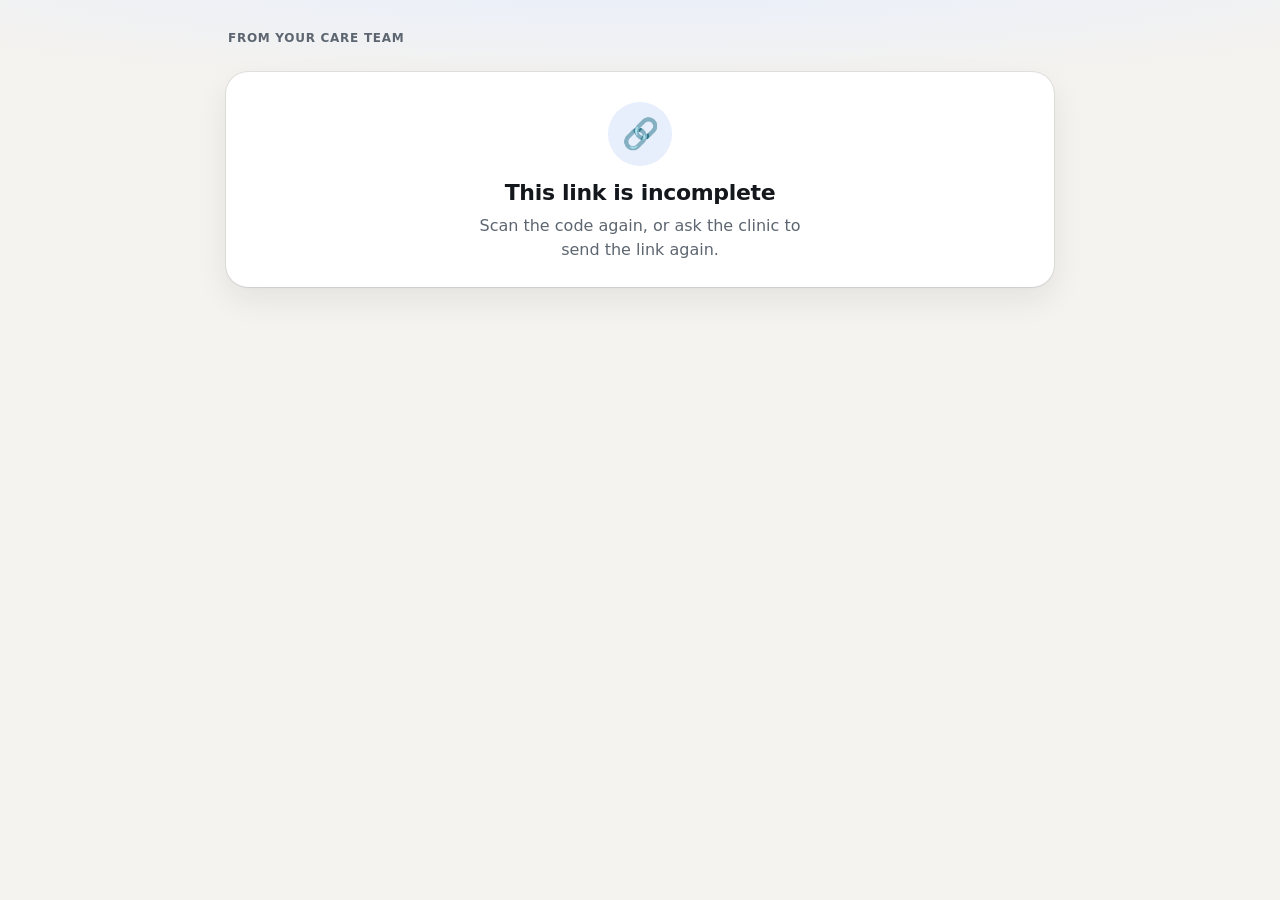
<file: index.html>
<!doctype html>
<!-- viewer/index.html — the family's page for a ▦ QR for parent (2026-10-16 sharecap Round 2), and since
     2026-10-22 (resqr) the Patient and Family Resource Page (a link ending #R1.<codes> — resources-page.js).
     Static, hosted apart from the app (viewer/README.md). It loads two scripts of its own and nothing
     else: no font, no analytics, no third party. The link's #fragment holds the handout's id and its
     key; a browser never sends a fragment, and this page sends only the id (and a code, when asked)
     to the clinic's database — what comes back is ciphertext this page decrypts on the phone. -->
<html lang="en">
<head>
  <meta charset="utf-8">
  <meta name="viewport" content="width=device-width, initial-scale=1, viewport-fit=cover">
  <meta name="referrer" content="no-referrer">
  <meta name="robots" content="noindex, nofollow, noarchive">
  <meta name="color-scheme" content="light dark">
  <meta name="format-detection" content="telephone=no">
  <!-- The handout's own styles are inline (a growth card is HTML + SVG), and its iframe (srcdoc) takes
       this page's policy — hence style-src 'unsafe-inline'. No script runs in it: the frame is
       sandboxed without allow-scripts, and script-src admits this folder's two files only. -->
  <meta http-equiv="Content-Security-Policy" content="default-src 'none'; script-src 'self'; style-src 'self' 'unsafe-inline'; img-src 'self' data: blob:; connect-src https://*.supabase.co http://127.0.0.1:* http://localhost:*; frame-src 'self' blob: data:; base-uri 'none'; form-action 'none'; object-src 'none'">
  <link rel="icon" href="data:,">
  <title>Anota</title>
  <link rel="stylesheet" href="viewer.css">
  <script src="config.js" defer></script>
  <!-- 2026-10-22 (resqr) — the Patient and Family Resource Page (#R1.<codes>): the catalogue (a copy of
       utility/shared/resource-catalogue.js) and its page; neither fetches anything but this site's files. -->
  <script src="resource-catalogue.js" defer></script>
  <script src="resources-page.js" defer></script>
  <script src="viewer.js" defer></script>
</head>
<body>
  <main id="hv" class="hv" aria-live="polite">
    <!-- 2026-10-22 (qrshare) — the resource page's look: one kicker, then the state below it -->
    <header class="hv-top">
      <span class="hv-what" id="hv-what"></span>
    </header>

    <!-- one state at a time: opening · code · locked · gone · broken · offline · shown -->
    <section class="hv-card hv-msg" id="hv-msg" hidden>
      <div class="hv-ico" id="hv-msg-ico" aria-hidden="true"></div>
      <h1 class="hv-h" id="hv-msg-h"></h1>
      <p class="hv-p" id="hv-msg-p"></p>
      <button class="hv-btn is-primary" id="hv-retry" type="button" hidden></button>
    </section>

    <section class="hv-card hv-code" id="hv-code" hidden>
      <div class="hv-ico" aria-hidden="true">🔒</div>
      <h1 class="hv-h" id="hv-code-h"></h1>
      <p class="hv-p" id="hv-code-p"></p>
      <div class="hv-code-row">
        <input id="hv-code-in" class="hv-code-in" type="text" inputmode="numeric" pattern="[0-9]*" maxlength="4" autocomplete="one-time-code" spellcheck="false">
        <button class="hv-btn is-primary" id="hv-code-go" type="button"></button>
      </div>
      <p class="hv-p hv-warn" id="hv-code-err" hidden></p>
    </section>

    <section class="hv-shown" id="hv-shown" hidden>
      <!-- 2026-10-22 (qrshare) — the hero: the document's name large, until when it opens, then the actions as pills -->
      <header class="hv-hero">
        <h1 class="hv-title" id="hv-title"></h1>
        <p class="hv-lede"><span class="hv-until" id="hv-until"></span> <span class="hv-keep" id="hv-keep"></span></p>
        <div class="hv-acts">
          <button class="hv-btn is-primary" id="hv-save" type="button" hidden></button>
          <button class="hv-btn" id="hv-share" type="button" hidden></button>
          <button class="hv-btn" id="hv-print" type="button" hidden></button>
        </div>
      </header>
      <div class="hv-doc-wrap">
        <iframe id="hv-doc" class="hv-doc" title="" sandbox="allow-same-origin allow-modals" referrerpolicy="no-referrer"></iframe>
      </div>
      <p class="hv-foot" id="hv-foot"></p>
    </section>
  </main>
  <!-- 2026-10-22 (resqr) — the resource route draws here; the handout states above stay hidden -->
  <main id="rp" class="rp" hidden></main>
  <noscript><p class="hv-p" style="padding:24px">This page needs JavaScript to open the document. · Cette page a besoin de JavaScript pour ouvrir le document.</p></noscript>
</body>
</html>
</file>
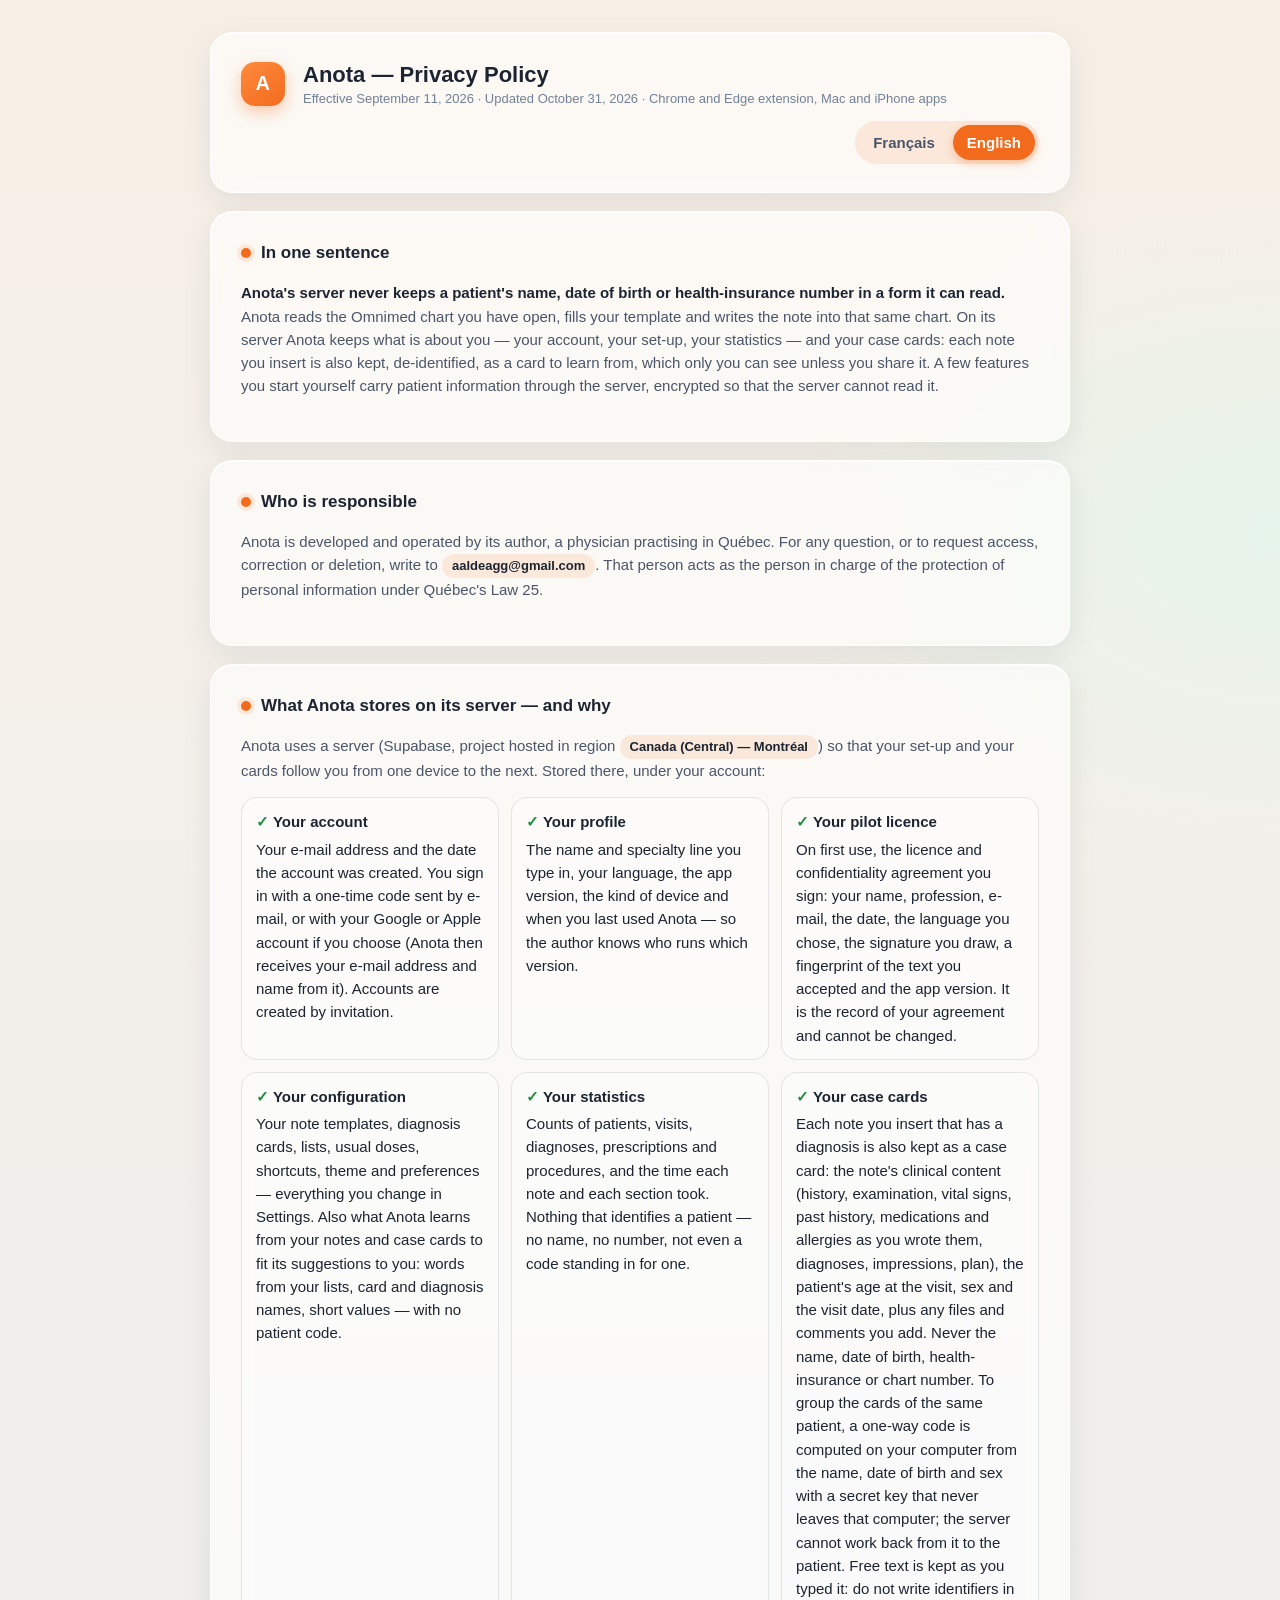
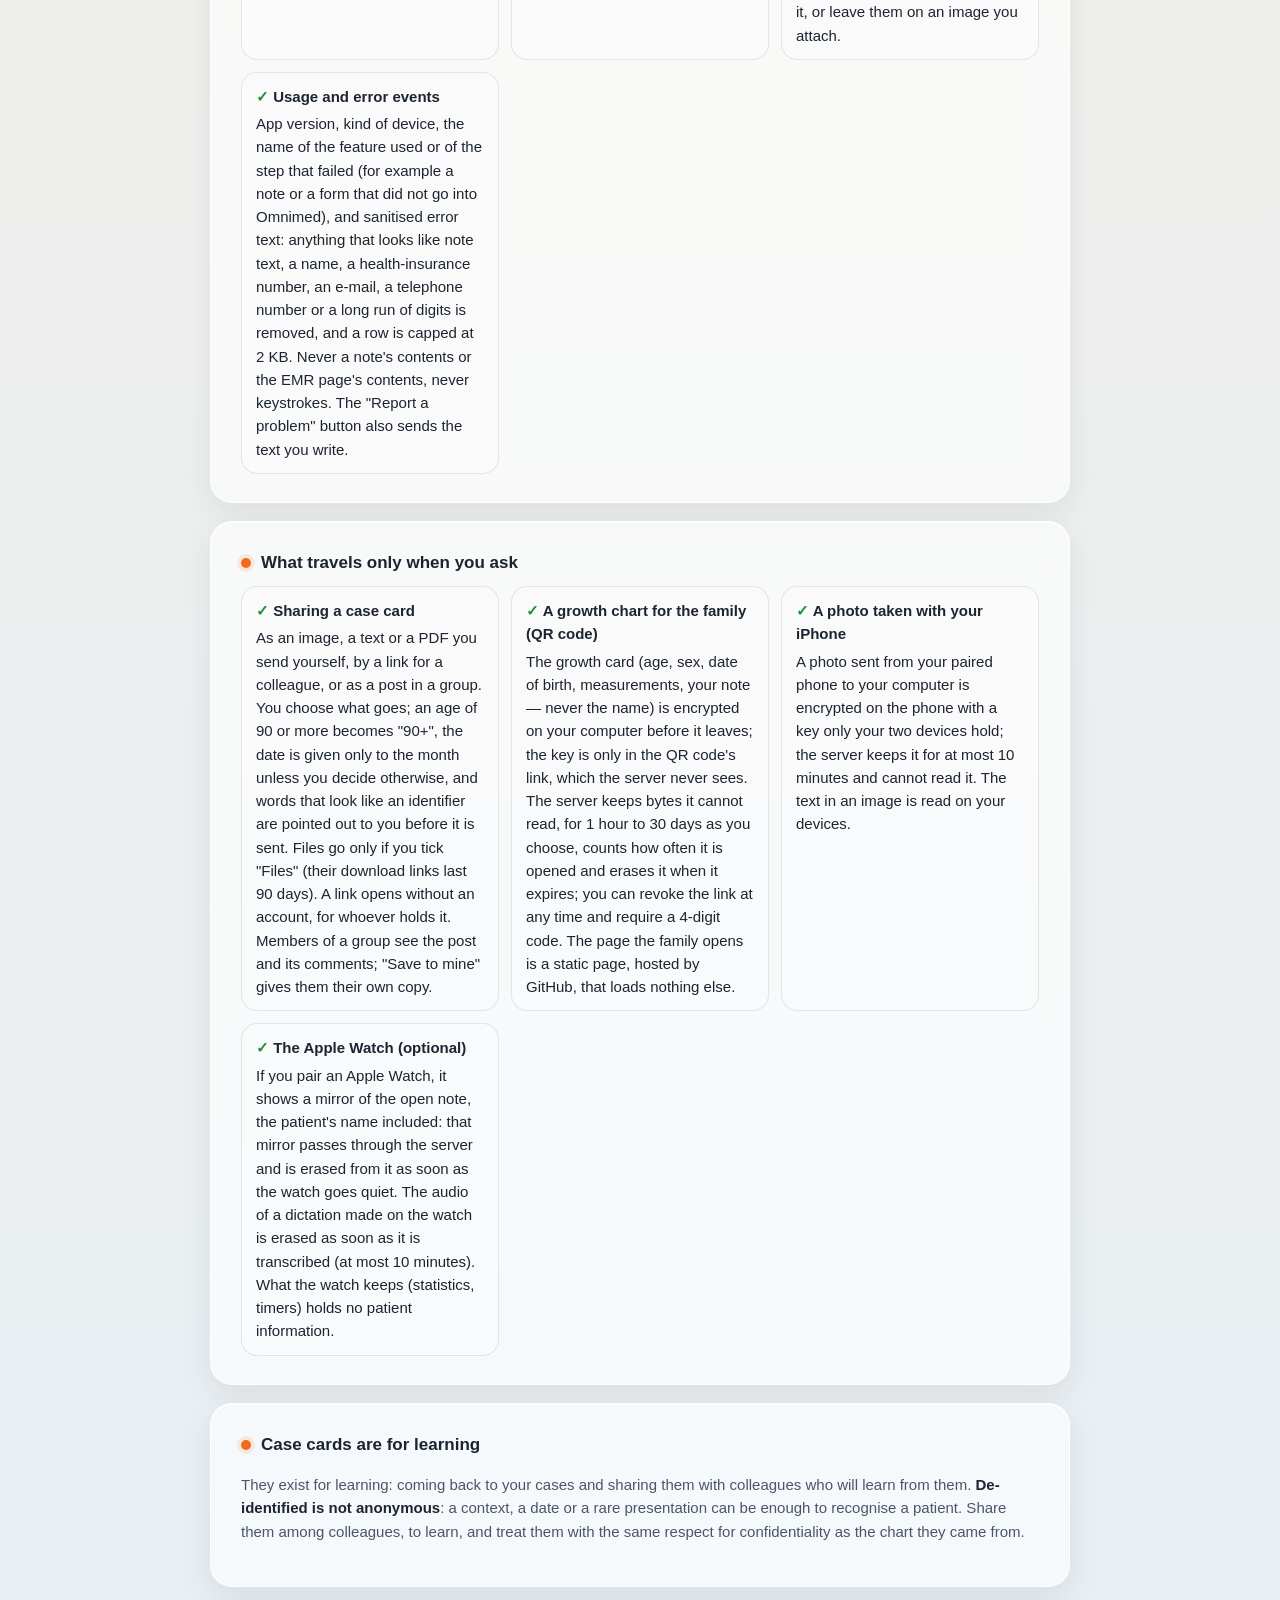
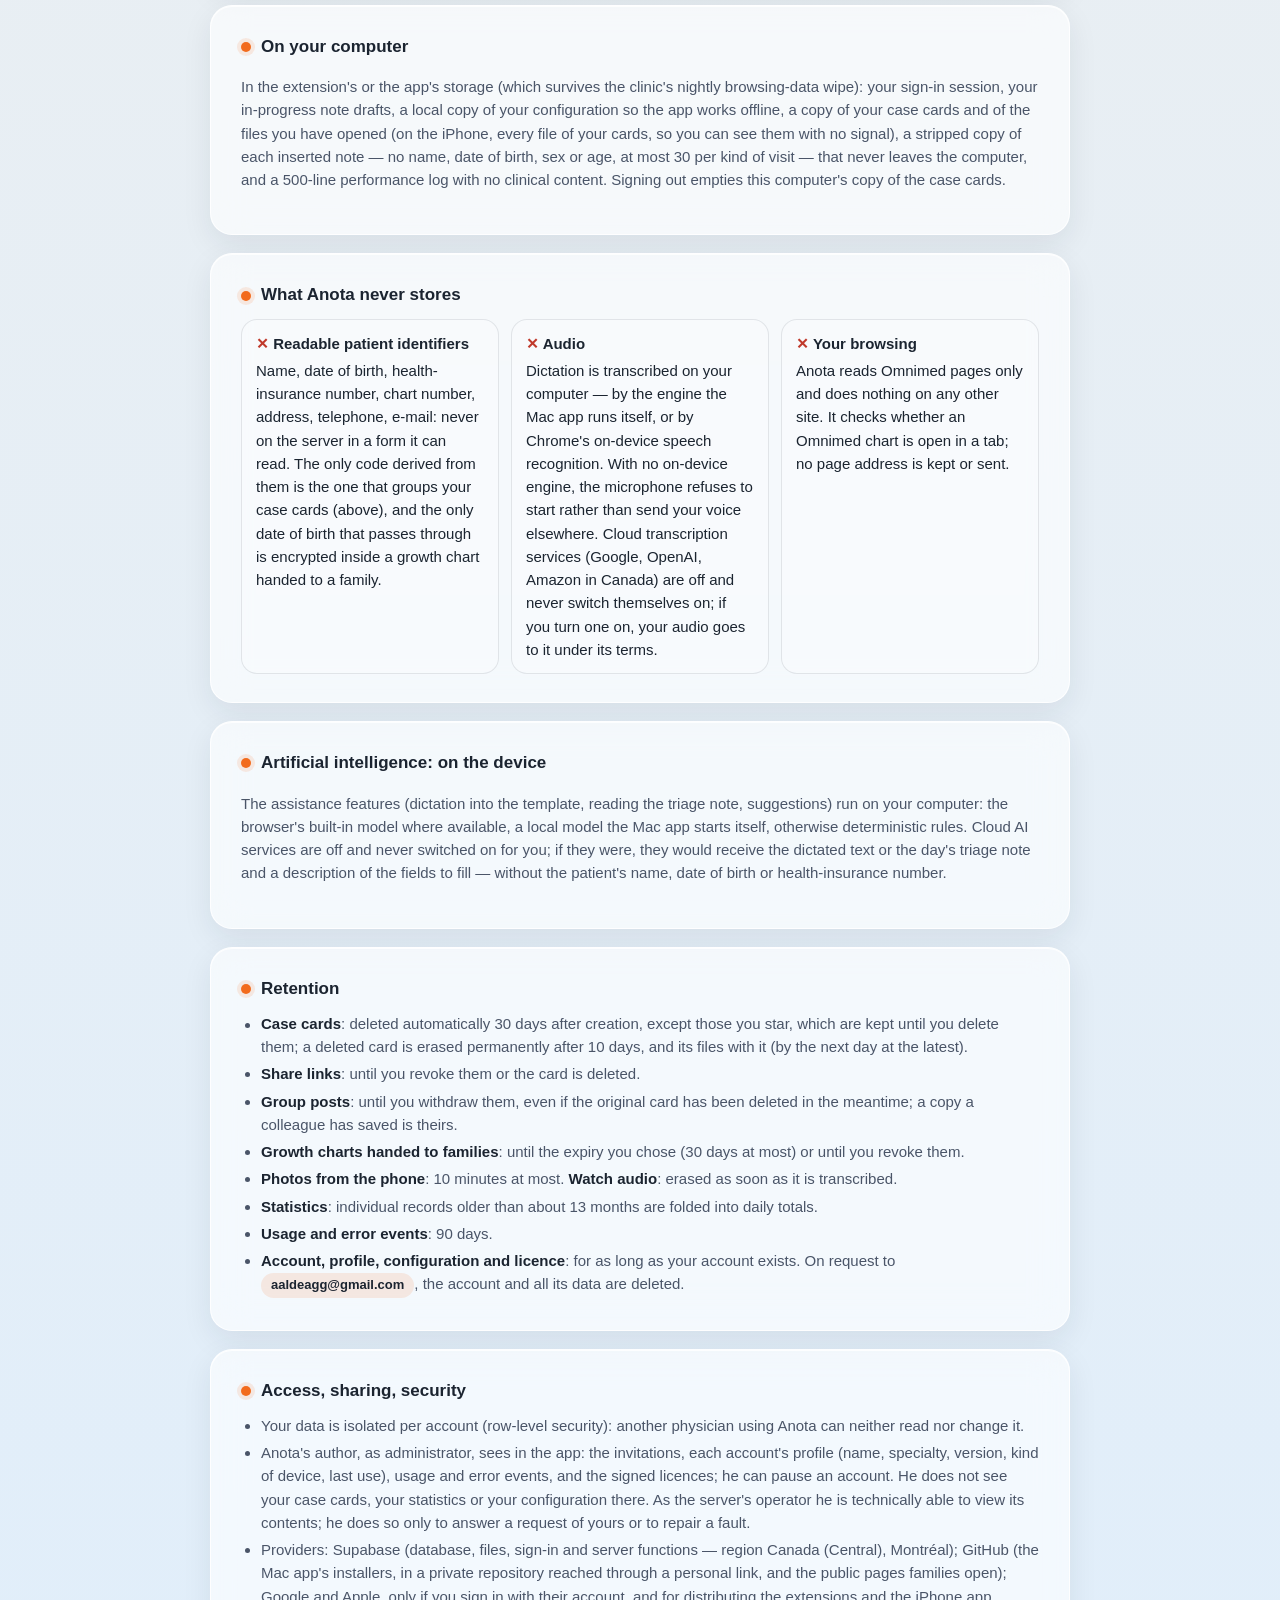
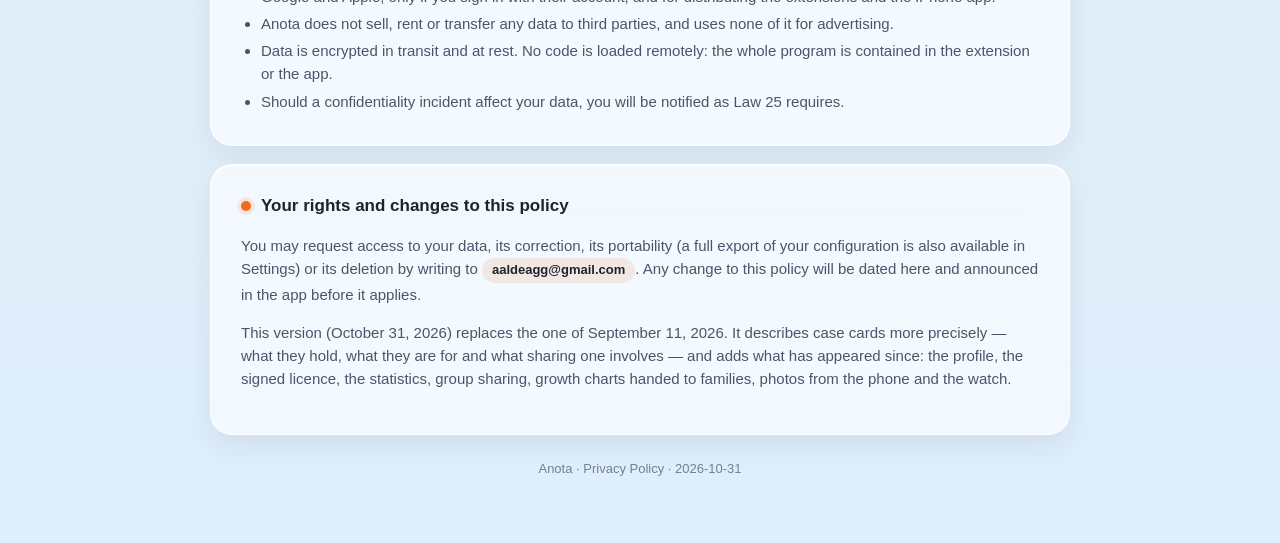
<file: privacy.html>
<!doctype html>
<html lang="fr" data-lang="fr">
<head>
<meta charset="utf-8">
<meta name="viewport" content="width=device-width, initial-scale=1">
<title>Anota — Politique de confidentialité · Privacy Policy</title>
<!--
  Privacy/anota-privacy-policy.html — 2026-09-11 (dist), rewritten 2026-10-30 (policy), case cards for learning 2026-10-31 (learn)
  Self-contained (no external assets), bilingual FR/EN (the toggle hides one
  language; print shows both), frosted-glass look in the app's own language,
  printable. Every statement here is checked against what the code does — do
  NOT add a claim the code does not keep. Generated with the .md by _archive/1030policy/build_policy.py. Contact and region filled 2026-10-30 (storeup);
  the same text lives in anota-privacy-policy.md.
-->
<style>
  :root {
    --ink: #1b2430; --ink-2: #4a5568; --ink-3: #718096;
    --accent: #f26b1d; --accent-soft: rgba(242, 107, 29, .12);
    --plate: rgba(255, 255, 255, .62); --plate-rim: rgba(255, 255, 255, .85);
    --line: rgba(27, 36, 48, .10);
    --sky-a: #dfeefc; --sky-b: #f6efe6; --sky-c: #e6f4ea;
    --shadow: 0 10px 30px rgba(27, 36, 48, .08), 0 1px 0 rgba(255,255,255,.8) inset;
    --radius: 22px; --pill: 999px;
    --font: -apple-system, "SF Pro Text", "Helvetica Neue", "Segoe UI", Roboto, "Liberation Sans", Arial, sans-serif;
  }
  html[data-theme="dark"] {
    --ink: #eef2f7; --ink-2: #b9c3d0; --ink-3: #8593a4;
    --plate: rgba(20, 26, 34, .58); --plate-rim: rgba(255, 255, 255, .10);
    --line: rgba(255, 255, 255, .10);
    --sky-a: #0f1720; --sky-b: #1a1a22; --sky-c: #0f1a16;
    --shadow: 0 10px 30px rgba(0, 0, 0, .45), 0 1px 0 rgba(255,255,255,.06) inset;
  }
  @media (prefers-color-scheme: dark) {
    html:not([data-theme="light"]) {
      --ink: #eef2f7; --ink-2: #b9c3d0; --ink-3: #8593a4;
      --plate: rgba(20, 26, 34, .58); --plate-rim: rgba(255, 255, 255, .10);
      --line: rgba(255, 255, 255, .10);
      --sky-a: #0f1720; --sky-b: #1a1a22; --sky-c: #0f1a16;
      --shadow: 0 10px 30px rgba(0, 0, 0, .45), 0 1px 0 rgba(255,255,255,.06) inset;
    }
  }
  * { box-sizing: border-box; }
  html, body { margin: 0; }
  body {
    font-family: var(--font); color: var(--ink); line-height: 1.55; font-size: 15px;
    background: radial-gradient(1200px 700px at 8% -10%, var(--sky-a), transparent 60%),
                radial-gradient(900px 600px at 100% 10%, var(--sky-c), transparent 55%),
                linear-gradient(180deg, var(--sky-b), var(--sky-a));
    min-height: 100vh; padding: 32px 16px 64px;
  }
  .wrap { max-width: 860px; margin: 0 auto; }
  .plate {
    background: var(--plate); -webkit-backdrop-filter: blur(18px) saturate(1.2); backdrop-filter: blur(18px) saturate(1.2);
    border: 1px solid var(--plate-rim); border-radius: var(--radius); box-shadow: var(--shadow);
    padding: 28px 30px; margin: 0 0 18px;
  }
  header.plate { display: flex; flex-wrap: wrap; align-items: center; gap: 14px 18px; }
  .logo { width: 44px; height: 44px; border-radius: 14px; background: linear-gradient(145deg, #ff8a3d, var(--accent)); box-shadow: 0 6px 16px rgba(242,107,29,.35); display: grid; place-items: center; color: #fff; font-weight: 800; font-size: 20px; letter-spacing: .5px; }
  h1 { font-size: 22px; margin: 0; line-height: 1.25; }
  h1 small { display: block; font-weight: 500; color: var(--ink-3); font-size: 13px; margin-top: 2px; }
  .lang { margin-left: auto; display: inline-flex; gap: 4px; padding: 4px; border-radius: var(--pill); background: var(--accent-soft); }
  .lang button { border: 0; background: transparent; color: var(--ink-2); font: inherit; font-weight: 600; padding: 6px 14px; border-radius: var(--pill); cursor: pointer; }
  .lang button[aria-pressed="true"] { background: var(--accent); color: #fff; box-shadow: 0 3px 10px rgba(242,107,29,.35); }
  h2 { font-size: 17px; margin: 0 0 10px; display: flex; align-items: center; gap: 10px; }
  h2::before { content: ""; width: 10px; height: 10px; border-radius: 50%; background: var(--accent); box-shadow: 0 0 0 4px var(--accent-soft); flex: none; }
  p, li { color: var(--ink-2); }
  p strong, li strong { color: var(--ink); }
  ul { padding-left: 20px; margin: 8px 0 0; }
  li { margin: 4px 0; }
  .pill { display: inline-block; padding: 2px 10px; border-radius: var(--pill); background: var(--accent-soft); color: var(--ink); font-weight: 600; font-size: 13px; white-space: nowrap; }
  .grid { display: grid; grid-template-columns: repeat(auto-fit, minmax(240px, 1fr)); gap: 12px; margin-top: 10px; }
  .cell { border: 1px solid var(--line); border-radius: 16px; padding: 12px 14px; background: rgba(255,255,255,.25); }
  html[data-theme="dark"] .cell { background: rgba(255,255,255,.04); }
  .cell b { display: block; margin-bottom: 4px; }
  .cell.no b::before { content: "✕ "; color: #c0392b; }
  .cell.yes b::before { content: "✓ "; color: #1e8e3e; }
  code { font-family: ui-monospace, SFMono-Regular, Menlo, Consolas, monospace; font-size: 13px; background: rgba(0,0,0,.06); padding: 1px 6px; border-radius: 6px; }
  html[data-theme="dark"] code { background: rgba(255,255,255,.08); }
  footer { color: var(--ink-3); font-size: 13px; text-align: center; padding-top: 6px; }
  /* language switch */
  html[data-lang="fr"] [lang="en"] { display: none; }
  html[data-lang="en"] [lang="fr"] { display: none; }
  @media print {
    body { background: #fff; padding: 0; font-size: 12.5px; }
    .plate { background: #fff; border: 1px solid #ddd; box-shadow: none; -webkit-backdrop-filter: none; backdrop-filter: none; break-inside: avoid; padding: 16px 18px; margin-bottom: 10px; }
    .lang { display: none; }
    html[data-lang] [lang="en"], html[data-lang] [lang="fr"] { display: block; }
    section[lang="en"] { break-before: page; }
    a { color: inherit; text-decoration: none; }
  }
</style>
</head>
<body>
<div class="wrap">
  <header class="plate">
    <div class="logo">A</div>
    <h1>
      <span lang="fr">Anota — Politique de confidentialité<small>En vigueur le 11 septembre 2026 · Mise à jour le 31 octobre 2026 · Extension Chrome et Edge, applications Mac et iPhone</small></span>
      <span lang="en">Anota — Privacy Policy<small>Effective September 11, 2026 · Updated October 31, 2026 · Chrome and Edge extension, Mac and iPhone apps</small></span>
    </h1>
    <div class="lang" role="group" aria-label="Langue / Language">
      <button type="button" data-set-lang="fr" aria-pressed="true">Français</button>
      <button type="button" data-set-lang="en" aria-pressed="false">English</button>
    </div>
  </header>

  <!-- ═══════════════════════════ FRANÇAIS ═══════════════════════════ -->
  <section lang="fr">
    <div class="plate">
      <h2>En une phrase</h2>
      <p><strong>Le serveur d'Anota ne conserve jamais le nom, la date de naissance ou le numéro d'assurance maladie d'un patient sous une forme qu'il puisse lire.</strong> Anota lit le dossier Omnimed que vous avez ouvert, remplit votre gabarit et écrit la note dans ce même dossier. Sur son serveur, Anota conserve ce qui vous concerne — votre compte, votre configuration, vos statistiques — et vos cartes de cas : chaque note que vous insérez est aussi gardée, dépersonnalisée, comme une carte pour apprendre de vos cas, que vous seul voyez à moins de la partager. Quelques fonctions que vous déclenchez vous-même font transiter des renseignements de patients par le serveur, chiffrés de façon que le serveur ne puisse pas les lire.</p>
    </div>

    <div class="plate">
      <h2>Qui est responsable</h2>
      <p>Anota est développée et exploitée par son auteur, un médecin exerçant au Québec. Pour toute question, demande d'accès, de rectification ou de suppression, écrivez à <span class="pill">aaldeagg@gmail.com</span>. Cette personne agit comme responsable de la protection des renseignements personnels au sens de la Loi 25.</p>
    </div>

    <div class="plate">
      <h2>Ce qu'Anota enregistre sur son serveur — et pourquoi</h2>
      <p>Anota utilise un serveur (Supabase, projet hébergé dans la région <span class="pill">Canada (Central) — Montréal</span>) pour que votre configuration et vos cartes vous suivent d'un appareil à l'autre. Il y est conservé, sous votre compte :</p>
      <div class="grid">
        <div class="cell yes"><b>Votre compte</b>Votre adresse courriel et la date de création du compte. Vous vous connectez par un code à usage unique envoyé par courriel, ou par votre compte Google ou Apple si vous le choisissez (Anota en reçoit alors votre adresse courriel et votre nom). Les comptes sont créés sur invitation.</div>
        <div class="cell yes"><b>Votre profil</b>Le nom et la ligne de spécialité que vous saisissez, votre langue, la version de l'application, le type d'appareil et la date de votre dernière utilisation — pour savoir qui utilise quelle version.</div>
        <div class="cell yes"><b>Votre licence pilote</b>À la première utilisation, l'entente de licence et de confidentialité que vous signez : votre nom, votre profession, votre courriel, la date, la langue choisie, la signature que vous dessinez, l'empreinte du texte accepté et la version de l'application. C'est la preuve de votre accord ; elle ne peut pas être modifiée.</div>
        <div class="cell yes"><b>Votre configuration</b>Vos gabarits de note, cartes de diagnostic, listes, doses usuelles, raccourcis, thème et préférences — tout ce que vous modifiez dans les réglages. S'y ajoute ce qu'Anota apprend de vos notes et de vos cartes de cas pour ajuster ses suggestions : des mots de vos listes, des noms de cartes et de diagnostics, de courtes valeurs — sans code de patient.</div>
        <div class="cell yes"><b>Vos statistiques</b>Les nombres de patients, de visites, de diagnostics, d'ordonnances et d'interventions, et le temps passé sur chaque note et chaque section. Rien qui identifie un patient — ni nom, ni numéro, ni code qui en tiendrait lieu.</div>
        <div class="cell yes"><b>Vos cartes de cas</b>À chaque note insérée qui comporte un diagnostic, Anota garde une carte de cas : le contenu clinique de la note (histoire, examen, signes vitaux, antécédents, médicaments et allergies tels que vous les avez écrits, diagnostics, impressions, plan), l'âge du patient à la visite, son sexe et la date de la visite, ainsi que les fichiers et les commentaires que vous y ajoutez. Jamais le nom, la date de naissance, le numéro d'assurance maladie ou de dossier. Pour regrouper les cartes d'un même patient, un code à sens unique est calculé sur votre ordinateur à partir du nom, de la date de naissance et du sexe, avec une clé secrète qui ne quitte pas cet ordinateur ; le serveur ne peut pas en retrouver le patient. Le texte libre est gardé tel que vous l'avez tapé : n'y écrivez pas d'identifiant, et n'en laissez pas sur une image que vous joignez.</div>
        <div class="cell yes"><b>Événements d'utilisation et d'erreur</b>Version de l'application, type d'appareil, nom de la fonction utilisée ou de l'étape qui a échoué (par exemple une note ou un formulaire qui n'est pas entré dans Omnimed), texte d'erreur assaini : ce qui ressemble à une note, un nom, un numéro d'assurance maladie, un courriel, un téléphone ou une longue suite de chiffres est retiré, et une ligne ne dépasse pas 2 Ko. Jamais le contenu d'une note ou de la page du DME, jamais les touches frappées. Le bouton « Signaler un problème » envoie en plus le texte que vous écrivez.</div>
      </div>
    </div>

    <div class="plate">
      <h2>Ce qui ne transite que lorsque vous le demandez</h2>
      <div class="grid">
        <div class="cell yes"><b>Partager une carte de cas</b>En image, en texte ou en PDF que vous envoyez vous-même, par un lien pour un collègue ou par une publication dans un groupe. Vous choisissez ce qui part ; un âge de 90 ans ou plus devient « 90+ », la date n'est donnée qu'au mois près, sauf si vous en décidez autrement, et les mots qui ressemblent à un identifiant vous sont signalés avant l'envoi. Les fichiers ne partent que si vous cochez « Fichiers » (leurs liens de téléchargement durent 90 jours). Un lien s'ouvre sans compte, pour quiconque le détient. Les membres d'un groupe voient la publication et ses commentaires ; « Enregistrer dans les miens » leur en fait leur propre copie.</div>
        <div class="cell yes"><b>Une courbe de croissance pour la famille (code QR)</b>La carte de croissance (âge, sexe, date de naissance, mesures, votre note — jamais le nom) est chiffrée sur votre ordinateur avant de partir ; la clé n'est que dans le lien du code QR, que le serveur ne voit jamais. Le serveur garde des octets qu'il ne peut pas lire, de 1 heure à 30 jours selon votre choix, compte les ouvertures et les efface à l'échéance ; vous pouvez révoquer le lien en tout temps et exiger un code à 4 chiffres. La page que la famille ouvre est une page statique, hébergée par GitHub, qui ne charge rien d'autre.</div>
        <div class="cell yes"><b>Une photo prise avec votre iPhone</b>Une photo envoyée du téléphone jumelé vers votre ordinateur est chiffrée sur le téléphone avec une clé que seuls vos deux appareils détiennent ; le serveur la garde au plus 10 minutes, sans pouvoir la lire. Le texte d'une image est lu sur vos appareils.</div>
        <div class="cell yes"><b>La montre Apple (facultative)</b>Si vous jumelez une Apple Watch, elle affiche un miroir de la note ouverte, nom du patient compris : ce miroir transite par le serveur et en est effacé dès que la montre se tait. L'audio d'une dictée faite à la montre est effacé dès sa transcription (au plus 10 minutes). Ce que la montre garde (statistiques, minuteries) ne contient aucun renseignement de patient.</div>
      </div>
    </div>

    <div class="plate">
      <h2>Les cartes de cas servent à apprendre</h2>
      <p>Elles existent pour apprendre : revenir sur vos cas et les partager avec des collègues qui en tireront une leçon. <strong>Dépersonnalisée, une carte n'est pas pour autant anonyme</strong> : un contexte, une date, une présentation rare suffisent parfois à reconnaître un patient. Partagez-les entre collègues, pour apprendre, et entourez-les du même respect de la confidentialité que le dossier dont elles viennent.</p>
    </div>

    <div class="plate">
      <h2>Sur votre ordinateur</h2>
      <p>Dans le stockage de l'extension ou de l'application (qui survit à l'effacement nocturne des données de navigation) : votre session de connexion, vos brouillons de note en cours, une copie locale de votre configuration pour fonctionner hors ligne, une copie de vos cartes de cas et des fichiers que vous avez ouverts (sur l'iPhone, tous les fichiers de vos cartes, pour les consulter sans réseau), une copie dépouillée de chaque note insérée — sans nom, date de naissance, sexe ni âge, 30 au plus par type de visite — qui ne quitte jamais l'ordinateur, et un journal de performance de 500 lignes sans contenu clinique. Se déconnecter vide la copie des cartes de cas de cet ordinateur.</p>
    </div>

    <div class="plate">
      <h2>Ce qu'Anota n'enregistre jamais</h2>
      <div class="grid">
        <div class="cell no"><b>Les identifiants des patients, lisibles</b>Nom, date de naissance, numéro d'assurance maladie, numéro de dossier, adresse, téléphone, courriel : jamais sur le serveur sous une forme lisible. Le seul code qui en est dérivé est celui qui regroupe vos cartes de cas (voir plus haut), et la seule date de naissance qui y passe est chiffrée dans une courbe remise à la famille.</div>
        <div class="cell no"><b>L'audio</b>La dictée est transcrite sur votre ordinateur — par le moteur que l'application Mac fait tourner elle-même, ou par la reconnaissance vocale de Chrome sur l'appareil. Sans moteur sur l'appareil, le micro refuse de démarrer plutôt que d'envoyer votre voix ailleurs. Les services de transcription infonuagiques (Google, OpenAI, Amazon au Canada) sont désactivés et ne s'activent jamais d'eux-mêmes ; si vous en activez un, votre audio lui est transmis selon ses conditions.</div>
        <div class="cell no"><b>Votre navigation</b>Anota ne lit que les pages Omnimed et ne fait rien sur aucun autre site. Elle vérifie si un dossier Omnimed est ouvert dans un onglet ; aucune adresse de page n'est conservée ni transmise.</div>
      </div>
    </div>

    <div class="plate">
      <h2>Intelligence artificielle : sur l'appareil</h2>
      <p>Les fonctions d'assistance (dictée vers le gabarit, lecture de la note de triage, suggestions) s'exécutent sur votre ordinateur : le modèle intégré au navigateur lorsqu'il est disponible, un modèle local que l'application Mac démarre elle-même, sinon des règles déterministes. Les services d'IA infonuagiques sont désactivés et ne s'activent jamais pour vous ; activés, ils recevraient le texte dicté ou la note de triage du jour et la description des champs à remplir — sans le nom, la date de naissance ni le numéro d'assurance maladie du patient.</p>
    </div>

    <div class="plate">
      <h2>Conservation</h2>
      <ul>
        <li><strong>Cartes de cas</strong> : supprimées automatiquement 30 jours après leur création, sauf celles que vous marquez d'une étoile, conservées jusqu'à ce que vous les supprimiez ; une carte supprimée est effacée définitivement après 10 jours, et ses fichiers avec elle (au plus tard le lendemain).</li>
        <li><strong>Liens de partage</strong> : jusqu'à ce que vous les révoquiez ou que la carte soit supprimée.</li>
        <li><strong>Publications de groupe</strong> : jusqu'à ce que vous les retiriez, même si la carte d'origine a été supprimée entre-temps ; la copie qu'un collègue a enregistrée lui appartient.</li>
        <li><strong>Courbes remises aux familles</strong> : jusqu'à l'échéance choisie (30 jours au plus) ou jusqu'à votre révocation.</li>
        <li><strong>Photos du téléphone</strong> : 10 minutes au plus. <strong>Audio de la montre</strong> : effacé dès sa transcription.</li>
        <li><strong>Statistiques</strong> : les enregistrements de plus d'environ 13 mois sont regroupés en totaux quotidiens.</li>
        <li><strong>Événements d'utilisation et d'erreur</strong> : 90 jours.</li>
        <li><strong>Compte, profil, configuration et licence</strong> : tant que votre compte existe. Sur demande à <span class="pill">aaldeagg@gmail.com</span>, le compte et toutes ses données sont supprimés.</li>
      </ul>
    </div>

    <div class="plate">
      <h2>Accès, partage, sécurité</h2>
      <ul>
        <li>Vos données sont isolées par compte (sécurité au niveau des lignes) : un autre médecin utilisant Anota ne peut ni les lire ni les modifier.</li>
        <li>L'auteur d'Anota, en tant qu'administrateur, voit dans l'application : les invitations, le profil de chaque compte (nom, spécialité, version, type d'appareil, dernière utilisation), les événements d'utilisation et d'erreur, et les licences signées ; il peut suspendre un compte. Il n'y voit ni vos cartes de cas, ni vos statistiques, ni votre configuration. Comme exploitant du serveur, il peut techniquement en consulter le contenu ; il ne le fait que pour répondre à votre demande ou réparer une panne.</li>
        <li>Fournisseurs : Supabase (base de données, fichiers, connexion et fonctions serveur — région Canada (Central), Montréal) ; GitHub (les installateurs de l'application Mac, dans un dépôt privé remis par un lien personnel, et les pages publiques ouvertes par les familles) ; Google et Apple, seulement si vous vous connectez avec leur compte, et pour la distribution des extensions et de l'application iPhone.</li>
        <li>Anota ne vend, ne loue ni ne cède aucune donnée à des tiers, et ne les utilise à aucune fin publicitaire.</li>
        <li>Les données sont chiffrées en transit et au repos. Aucun code n'est chargé à distance : tout le logiciel est contenu dans l'extension ou l'application.</li>
        <li>En cas d'incident de confidentialité touchant vos données, vous en serez avisé conformément à la Loi 25.</li>
      </ul>
    </div>

    <div class="plate">
      <h2>Vos droits et les changements à cette politique</h2>
      <p>Vous pouvez demander l'accès à vos données, leur rectification, leur portabilité (l'export complet de votre configuration est aussi disponible dans les réglages) ou leur suppression en écrivant à <span class="pill">aaldeagg@gmail.com</span>. Toute modification de cette politique sera datée ici et signalée dans l'application avant de s'appliquer.</p>
      <p style="margin-top:12px">Cette version (31 octobre 2026) remplace celle du 11 septembre 2026. Elle décrit les cartes de cas plus précisément — ce qu'elles contiennent, à quoi elles servent et ce que suppose leur partage — et ajoute ce qui est apparu depuis : le profil, la licence signée, les statistiques, le partage en groupe, les courbes remises aux familles, les photos du téléphone et la montre.</p>
    </div>

  </section>

  <!-- ═══════════════════════════ ENGLISH ═══════════════════════════ -->
  <section lang="en">
    <div class="plate">
      <h2>In one sentence</h2>
      <p><strong>Anota's server never keeps a patient's name, date of birth or health-insurance number in a form it can read.</strong> Anota reads the Omnimed chart you have open, fills your template and writes the note into that same chart. On its server Anota keeps what is about you — your account, your set-up, your statistics — and your case cards: each note you insert is also kept, de-identified, as a card to learn from, which only you can see unless you share it. A few features you start yourself carry patient information through the server, encrypted so that the server cannot read it.</p>
    </div>

    <div class="plate">
      <h2>Who is responsible</h2>
      <p>Anota is developed and operated by its author, a physician practising in Québec. For any question, or to request access, correction or deletion, write to <span class="pill">aaldeagg@gmail.com</span>. That person acts as the person in charge of the protection of personal information under Québec's Law 25.</p>
    </div>

    <div class="plate">
      <h2>What Anota stores on its server — and why</h2>
      <p>Anota uses a server (Supabase, project hosted in region <span class="pill">Canada (Central) — Montréal</span>) so that your set-up and your cards follow you from one device to the next. Stored there, under your account:</p>
      <div class="grid">
        <div class="cell yes"><b>Your account</b>Your e-mail address and the date the account was created. You sign in with a one-time code sent by e-mail, or with your Google or Apple account if you choose (Anota then receives your e-mail address and name from it). Accounts are created by invitation.</div>
        <div class="cell yes"><b>Your profile</b>The name and specialty line you type in, your language, the app version, the kind of device and when you last used Anota — so the author knows who runs which version.</div>
        <div class="cell yes"><b>Your pilot licence</b>On first use, the licence and confidentiality agreement you sign: your name, profession, e-mail, the date, the language you chose, the signature you draw, a fingerprint of the text you accepted and the app version. It is the record of your agreement and cannot be changed.</div>
        <div class="cell yes"><b>Your configuration</b>Your note templates, diagnosis cards, lists, usual doses, shortcuts, theme and preferences — everything you change in Settings. Also what Anota learns from your notes and case cards to fit its suggestions to you: words from your lists, card and diagnosis names, short values — with no patient code.</div>
        <div class="cell yes"><b>Your statistics</b>Counts of patients, visits, diagnoses, prescriptions and procedures, and the time each note and each section took. Nothing that identifies a patient — no name, no number, not even a code standing in for one.</div>
        <div class="cell yes"><b>Your case cards</b>Each note you insert that has a diagnosis is also kept as a case card: the note's clinical content (history, examination, vital signs, past history, medications and allergies as you wrote them, diagnoses, impressions, plan), the patient's age at the visit, sex and the visit date, plus any files and comments you add. Never the name, date of birth, health-insurance or chart number. To group the cards of the same patient, a one-way code is computed on your computer from the name, date of birth and sex with a secret key that never leaves that computer; the server cannot work back from it to the patient. Free text is kept as you typed it: do not write identifiers in it, or leave them on an image you attach.</div>
        <div class="cell yes"><b>Usage and error events</b>App version, kind of device, the name of the feature used or of the step that failed (for example a note or a form that did not go into Omnimed), and sanitised error text: anything that looks like note text, a name, a health-insurance number, an e-mail, a telephone number or a long run of digits is removed, and a row is capped at 2 KB. Never a note's contents or the EMR page's contents, never keystrokes. The "Report a problem" button also sends the text you write.</div>
      </div>
    </div>

    <div class="plate">
      <h2>What travels only when you ask</h2>
      <div class="grid">
        <div class="cell yes"><b>Sharing a case card</b>As an image, a text or a PDF you send yourself, by a link for a colleague, or as a post in a group. You choose what goes; an age of 90 or more becomes "90+", the date is given only to the month unless you decide otherwise, and words that look like an identifier are pointed out to you before it is sent. Files go only if you tick "Files" (their download links last 90 days). A link opens without an account, for whoever holds it. Members of a group see the post and its comments; "Save to mine" gives them their own copy.</div>
        <div class="cell yes"><b>A growth chart for the family (QR code)</b>The growth card (age, sex, date of birth, measurements, your note — never the name) is encrypted on your computer before it leaves; the key is only in the QR code's link, which the server never sees. The server keeps bytes it cannot read, for 1 hour to 30 days as you choose, counts how often it is opened and erases it when it expires; you can revoke the link at any time and require a 4-digit code. The page the family opens is a static page, hosted by GitHub, that loads nothing else.</div>
        <div class="cell yes"><b>A photo taken with your iPhone</b>A photo sent from your paired phone to your computer is encrypted on the phone with a key only your two devices hold; the server keeps it for at most 10 minutes and cannot read it. The text in an image is read on your devices.</div>
        <div class="cell yes"><b>The Apple Watch (optional)</b>If you pair an Apple Watch, it shows a mirror of the open note, the patient's name included: that mirror passes through the server and is erased from it as soon as the watch goes quiet. The audio of a dictation made on the watch is erased as soon as it is transcribed (at most 10 minutes). What the watch keeps (statistics, timers) holds no patient information.</div>
      </div>
    </div>

    <div class="plate">
      <h2>Case cards are for learning</h2>
      <p>They exist for learning: coming back to your cases and sharing them with colleagues who will learn from them. <strong>De-identified is not anonymous</strong>: a context, a date or a rare presentation can be enough to recognise a patient. Share them among colleagues, to learn, and treat them with the same respect for confidentiality as the chart they came from.</p>
    </div>

    <div class="plate">
      <h2>On your computer</h2>
      <p>In the extension's or the app's storage (which survives the clinic's nightly browsing-data wipe): your sign-in session, your in-progress note drafts, a local copy of your configuration so the app works offline, a copy of your case cards and of the files you have opened (on the iPhone, every file of your cards, so you can see them with no signal), a stripped copy of each inserted note — no name, date of birth, sex or age, at most 30 per kind of visit — that never leaves the computer, and a 500-line performance log with no clinical content. Signing out empties this computer's copy of the case cards.</p>
    </div>

    <div class="plate">
      <h2>What Anota never stores</h2>
      <div class="grid">
        <div class="cell no"><b>Readable patient identifiers</b>Name, date of birth, health-insurance number, chart number, address, telephone, e-mail: never on the server in a form it can read. The only code derived from them is the one that groups your case cards (above), and the only date of birth that passes through is encrypted inside a growth chart handed to a family.</div>
        <div class="cell no"><b>Audio</b>Dictation is transcribed on your computer — by the engine the Mac app runs itself, or by Chrome's on-device speech recognition. With no on-device engine, the microphone refuses to start rather than send your voice elsewhere. Cloud transcription services (Google, OpenAI, Amazon in Canada) are off and never switch themselves on; if you turn one on, your audio goes to it under its terms.</div>
        <div class="cell no"><b>Your browsing</b>Anota reads Omnimed pages only and does nothing on any other site. It checks whether an Omnimed chart is open in a tab; no page address is kept or sent.</div>
      </div>
    </div>

    <div class="plate">
      <h2>Artificial intelligence: on the device</h2>
      <p>The assistance features (dictation into the template, reading the triage note, suggestions) run on your computer: the browser's built-in model where available, a local model the Mac app starts itself, otherwise deterministic rules. Cloud AI services are off and never switched on for you; if they were, they would receive the dictated text or the day's triage note and a description of the fields to fill — without the patient's name, date of birth or health-insurance number.</p>
    </div>

    <div class="plate">
      <h2>Retention</h2>
      <ul>
        <li><strong>Case cards</strong>: deleted automatically 30 days after creation, except those you star, which are kept until you delete them; a deleted card is erased permanently after 10 days, and its files with it (by the next day at the latest).</li>
        <li><strong>Share links</strong>: until you revoke them or the card is deleted.</li>
        <li><strong>Group posts</strong>: until you withdraw them, even if the original card has been deleted in the meantime; a copy a colleague has saved is theirs.</li>
        <li><strong>Growth charts handed to families</strong>: until the expiry you chose (30 days at most) or until you revoke them.</li>
        <li><strong>Photos from the phone</strong>: 10 minutes at most. <strong>Watch audio</strong>: erased as soon as it is transcribed.</li>
        <li><strong>Statistics</strong>: individual records older than about 13 months are folded into daily totals.</li>
        <li><strong>Usage and error events</strong>: 90 days.</li>
        <li><strong>Account, profile, configuration and licence</strong>: for as long as your account exists. On request to <span class="pill">aaldeagg@gmail.com</span>, the account and all its data are deleted.</li>
      </ul>
    </div>

    <div class="plate">
      <h2>Access, sharing, security</h2>
      <ul>
        <li>Your data is isolated per account (row-level security): another physician using Anota can neither read nor change it.</li>
        <li>Anota's author, as administrator, sees in the app: the invitations, each account's profile (name, specialty, version, kind of device, last use), usage and error events, and the signed licences; he can pause an account. He does not see your case cards, your statistics or your configuration there. As the server's operator he is technically able to view its contents; he does so only to answer a request of yours or to repair a fault.</li>
        <li>Providers: Supabase (database, files, sign-in and server functions — region Canada (Central), Montréal); GitHub (the Mac app's installers, in a private repository reached through a personal link, and the public pages families open); Google and Apple, only if you sign in with their account, and for distributing the extensions and the iPhone app.</li>
        <li>Anota does not sell, rent or transfer any data to third parties, and uses none of it for advertising.</li>
        <li>Data is encrypted in transit and at rest. No code is loaded remotely: the whole program is contained in the extension or the app.</li>
        <li>Should a confidentiality incident affect your data, you will be notified as Law 25 requires.</li>
      </ul>
    </div>

    <div class="plate">
      <h2>Your rights and changes to this policy</h2>
      <p>You may request access to your data, its correction, its portability (a full export of your configuration is also available in Settings) or its deletion by writing to <span class="pill">aaldeagg@gmail.com</span>. Any change to this policy will be dated here and announced in the app before it applies.</p>
      <p style="margin-top:12px">This version (October 31, 2026) replaces the one of September 11, 2026. It describes case cards more precisely — what they hold, what they are for and what sharing one involves — and adds what has appeared since: the profile, the signed licence, the statistics, group sharing, growth charts handed to families, photos from the phone and the watch.</p>
    </div>

  </section>

  <footer>
    <span lang="fr">Anota · Politique de confidentialité · 2026-10-31</span>
    <span lang="en">Anota · Privacy Policy · 2026-10-31</span>
  </footer>
</div>
<script>
  (function () {
    var root = document.documentElement;
    function setLang(l) {
      root.setAttribute('data-lang', l); root.setAttribute('lang', l);
      var b = document.querySelectorAll('[data-set-lang]');
      for (var i = 0; i < b.length; i++) b[i].setAttribute('aria-pressed', b[i].getAttribute('data-set-lang') === l ? 'true' : 'false');
      try { localStorage.setItem('anota-privacy-lang', l); } catch (_) {}
    }
    var pick = null;
    try { pick = localStorage.getItem('anota-privacy-lang'); } catch (_) {}
    if (!pick) pick = /^en/i.test(navigator.language || '') ? 'en' : 'fr';
    setLang(pick);
    document.addEventListener('click', function (e) {
      var t = e.target.closest && e.target.closest('[data-set-lang]');
      if (t) setLang(t.getAttribute('data-set-lang'));
    });
  })();
</script>
</body>
</html>
</file>
<file: viewer.css>
/* viewer/viewer.css — the family's page (2026-10-16 sharecap Round 2). A phone first: one column, the
 * system's own fonts, the page follows the phone's light / dark; the document itself stays white paper. */
:root { color-scheme: light dark; --warn: light-dark(#a15c00, #e8a33a); }
* { box-sizing: border-box; }
html, body { margin: 0; padding: 0; }
body {
  font: 16px/1.45 -apple-system, BlinkMacSystemFont, "Segoe UI", system-ui, sans-serif;
  -webkit-font-smoothing: antialiased; -webkit-text-size-adjust: 100%;
  padding: env(safe-area-inset-top) env(safe-area-inset-right) env(safe-area-inset-bottom) env(safe-area-inset-left);
}
[hidden] { display: none !important; }

/* ─── 2026-10-22 (qrshare) — the growth card's page wears the resource page's look ───────────────────────────
 * One family of pages: the same paper, the same wash, a kicker over a large title, a lede, pill actions with a
 * drawn mark (the primary one dark), cards on a soft shadow, the privacy line at the foot. The tokens are the
 * resource page's (below), now on <body> for both routes. The ids are unchanged — the suites read them. */
.hv { max-width: 860px; margin: 0 auto; padding: 18px 16px 40px; display: flex; flex-direction: column; }
.hv-top { display: flex; align-items: center; min-height: 36px; padding: 6px 2px 0; }
.hv-what { font-size: 12px; font-weight: 650; letter-spacing: 0.06em; text-transform: uppercase; color: var(--rp-ink2); }
/* 2026-10-27 (grfr) — a card in two languages: the resource page's EN · FR switch on the kicker's right. Same look
 * (.rp-lang), and each half a 44-px target (the hit area runs 6 px above and below the 32-px pill). */
.hv-top.has-lang { justify-content: space-between; gap: 12px; }
.hv-lang .rp-lang-b { position: relative; }
.hv-lang .rp-lang-b::after { content: ""; position: absolute; inset: -6px -1px; }

.hv-card {
  margin-top: 18px; padding: 30px 22px 26px; border-radius: 22px; text-align: center;
  background: var(--rp-card);
  box-shadow: 0 0 0 1px var(--rp-line), 0 1px 2px rgba(16, 24, 40, 0.04), 0 12px 32px light-dark(rgba(16, 24, 40, 0.08), rgba(0, 0, 0, 0.45));
  display: flex; flex-direction: column; align-items: center; gap: 8px;
}
.hv-ico {
  width: 64px; height: 64px; border-radius: 50%; display: grid; place-items: center;
  font-size: 30px; line-height: 1; background: var(--rp-wash);
}
.hv-h { margin: 6px 0 0; font-size: 22px; line-height: 1.2; font-weight: 700; letter-spacing: -0.015em; text-wrap: balance; }
.hv-p { margin: 0; max-width: 34ch; color: var(--rp-ink2); text-wrap: pretty; }
.hv-warn { color: var(--warn); font-weight: 600; }

.hv-btn {
  -webkit-appearance: none; appearance: none; font: inherit; cursor: pointer;
  display: inline-flex; align-items: center; justify-content: center; gap: 8px;
  min-height: 48px; padding: 0 20px; border: 0; border-radius: 999px;
  font-size: 15.5px; font-weight: 650; letter-spacing: -0.005em;
  background: var(--rp-card); color: var(--rp-ink);
  box-shadow: 0 0 0 1px var(--rp-line), 0 1px 2px rgba(16, 24, 40, 0.05);
  -webkit-tap-highlight-color: transparent;
}
.hv-btn.is-primary {
  background: var(--rp-ink); color: light-dark(#fff, #0f1114);
  box-shadow: 0 8px 22px light-dark(rgba(16, 24, 40, 0.18), rgba(0, 0, 0, 0.5));
}
.hv-btn:active { transform: scale(0.98); }
.hv-btn:disabled { opacity: 0.55; cursor: default; }
.hv-btn svg { flex: none; width: 20px; height: 20px; fill: none; stroke: currentColor; stroke-width: 1.8; stroke-linecap: round; stroke-linejoin: round; }
.hv-btn:focus-visible, .hv-code-in:focus-visible { outline: 3px solid color-mix(in srgb, var(--rp-ac) 60%, transparent); outline-offset: 2px; }

.hv-code-row { display: flex; gap: 8px; align-items: center; margin-top: 8px; }
.hv-code-in {
  width: 6.2em; text-align: center; font: 700 26px/1 ui-monospace, "SF Mono", Menlo, Consolas, monospace; letter-spacing: 0.35em;
  padding: 10px 4px 10px 14px; border-radius: 16px; border: 0; background: var(--rp-card); color: var(--rp-ink);
  box-shadow: 0 0 0 1px var(--rp-line), inset 0 1px 2px light-dark(rgba(16, 24, 40, 0.06), rgba(0, 0, 0, 0.3));
}

.hv-shown { display: flex; flex-direction: column; }
.hv-hero { padding: 0 2px 20px; }
.hv-title {
  margin: 22px 0 0; font-size: clamp(30px, 8.4vw, 44px); line-height: 1.06; font-weight: 750; letter-spacing: -0.028em;
  text-wrap: balance; overflow-wrap: break-word;
}
.hv-tt-sub { color: var(--rp-ink2); font-weight: 650; white-space: nowrap; }
.hv-lede { margin: 12px 0 0; max-width: 44ch; font-size: 16.5px; line-height: 1.45; color: var(--rp-ink2); text-wrap: pretty; }
.hv-acts { display: flex; flex-wrap: wrap; gap: 10px; margin-top: 18px; }

.hv-doc-wrap {
  border-radius: 22px; overflow: hidden; background: #fff;
  box-shadow: 0 0 0 1px var(--rp-line), 0 1px 2px rgba(16, 24, 40, 0.04), 0 12px 32px light-dark(rgba(16, 24, 40, 0.08), rgba(0, 0, 0, 0.45));
}
.hv-doc { display: block; width: 100%; height: 70vh; border: 0; background: #fff; color-scheme: light; }
.hv-foot { margin: 26px auto 0; max-width: 46ch; font-size: 12.5px; line-height: 1.45; color: var(--rp-ink2); opacity: 0.85; text-align: center; text-wrap: pretty; }
.hv-foot.is-warn { color: var(--warn); font-weight: 600; opacity: 1; }

@media print {
  body { background: #fff !important; padding: 0; }
  .hv-top, .hv-hero, .hv-foot, .hv-msg, .hv-code { display: none !important; }
  .hv, .hv-doc-wrap { padding: 0; box-shadow: none; border-radius: 0; max-width: none; }
}

/* ─── 2026-10-22 (resqr) — the Patient and Family Resource Page (resources-page.js) ───────────────────────────
 * A phone first: one column of cards, each a preview of the document (the top of page 1) over its title and
 * source; one tap opens it. Two columns from 600 px, three from 960. The phone's light / dark; the previews stay
 * paper. No web font — the system's own. */
body {   /* both routes since 2026-10-22 (qrshare) — the growth card's page shares these */
  --rp-bg: light-dark(#f5f3ef, #0f1114);
  --rp-wash: light-dark(#e7eefc, #17202e);
  --rp-card: light-dark(#ffffff, #1a1d22);
  --rp-ink: light-dark(#14171c, #eceef1);
  --rp-ink2: light-dark(#5d6670, #a3abb4);
  --rp-line: light-dark(rgba(20, 23, 28, 0.07), rgba(255, 255, 255, 0.09));
  --rp-ac: light-dark(#3f51b5, #9fa8ff);
  background: var(--rp-bg);
  background-image: radial-gradient(120% 60% at 50% -10%, var(--rp-wash), transparent 62%);
  background-repeat: no-repeat;
  color: var(--rp-ink);
}
.rp { max-width: 1080px; margin: 0 auto; padding: 18px 16px 40px; }
.rp-hero { padding: 6px 2px 18px; }
.rp-top { display: flex; align-items: center; justify-content: space-between; gap: 12px; min-height: 36px; }
.rp-brand { font-size: 12px; font-weight: 650; letter-spacing: 0.06em; text-transform: uppercase; color: var(--rp-ink2); }
.rp-lang {
  display: inline-flex; padding: 3px; border-radius: 999px; gap: 2px;
  background: light-dark(rgba(20, 23, 28, 0.06), rgba(255, 255, 255, 0.08));
}
.rp-lang-b {
  -webkit-appearance: none; appearance: none; border: 0; font: inherit; font-size: 13px; font-weight: 650;
  min-width: 44px; min-height: 32px; padding: 0 12px; border-radius: 999px; cursor: pointer;
  background: transparent; color: var(--rp-ink2);
}
.rp-lang-b.is-on { background: var(--rp-card); color: var(--rp-ink); box-shadow: 0 1px 3px rgba(0, 0, 0, 0.12); }
.rp-h {
  margin: 22px 0 0; font-size: clamp(30px, 8.4vw, 44px); line-height: 1.06; font-weight: 750; letter-spacing: -0.028em;
  text-wrap: balance;
}
.rp-lede { margin: 12px 0 0; max-width: 44ch; font-size: 16.5px; line-height: 1.45; color: var(--rp-ink2); text-wrap: pretty; }

.rp-sec { margin-top: 22px; }
.rp-sec:first-of-type { margin-top: 6px; }
.rp-sec-h {
  margin: 0 2px 12px; font-size: 13px; font-weight: 700; letter-spacing: 0.06em; text-transform: uppercase;
  color: color-mix(in srgb, var(--cat, var(--rp-ac)) 70%, var(--rp-ink));
}
.rp-list { display: grid; grid-template-columns: 1fr; gap: 16px; }
@media (min-width: 600px) { .rp-list { grid-template-columns: 1fr 1fr; gap: 18px; } }
@media (min-width: 960px) { .rp-list { grid-template-columns: 1fr 1fr 1fr; } }

.rp-card {
  display: flex; flex-direction: column; min-width: 0;
  border-radius: 22px; overflow: hidden; text-decoration: none; color: inherit;
  background: var(--rp-card);
  box-shadow: 0 0 0 1px var(--rp-line), 0 1px 2px rgba(16, 24, 40, 0.04), 0 12px 32px light-dark(rgba(16, 24, 40, 0.08), rgba(0, 0, 0, 0.45));
  transition: transform 0.18s ease, box-shadow 0.18s ease;
  -webkit-tap-highlight-color: transparent;
}
@media (hover: hover) {
  .rp-card:hover { transform: translateY(-2px); box-shadow: 0 0 0 1px var(--rp-line), 0 2px 4px rgba(16, 24, 40, 0.05), 0 18px 40px light-dark(rgba(16, 24, 40, 0.12), rgba(0, 0, 0, 0.55)); }
}
.rp-card:active { transform: scale(0.985); }
.rp-card:focus-visible { outline: 3px solid color-mix(in srgb, var(--rp-ac) 60%, transparent); outline-offset: 3px; }

.rp-prev {
  position: relative; aspect-ratio: 16 / 10; overflow: hidden; background: #fff;
  border-bottom: 1px solid var(--rp-line);
}
.rp-prev img { display: block; width: 100%; height: 100%; object-fit: cover; object-position: top center; }
@media (prefers-color-scheme: dark) { .rp-prev img { filter: brightness(0.94); } }
.rp-prev::after {          /* the page fades into the card, so a cut line never reads as the document's end */
  content: ''; position: absolute; left: 0; right: 0; bottom: 0; height: 28%;
  background: linear-gradient(to bottom, rgba(255, 255, 255, 0), rgba(255, 255, 255, 0.92));
  pointer-events: none;
}
.rp-prev.is-tile {
  display: flex; flex-direction: column; align-items: center; justify-content: center; gap: 10px;
  background: linear-gradient(145deg, color-mix(in srgb, var(--cat, var(--rp-ac)) 16%, #fff), color-mix(in srgb, var(--cat, var(--rp-ac)) 34%, #fff));
  color: color-mix(in srgb, var(--cat, var(--rp-ac)) 80%, #000);
}
.rp-prev.is-tile::after { display: none; }
.rp-tile-ic svg { width: 46px; height: 46px; fill: none; stroke: currentColor; stroke-width: 1.4; stroke-linecap: round; stroke-linejoin: round; }
.rp-tile-src { font-size: 13px; font-weight: 650; letter-spacing: 0.02em; }
.rp-body { display: flex; align-items: center; gap: 12px; padding: 15px 14px 16px 18px; }
.rp-text { flex: 1 1 auto; min-width: 0; }
.rp-t { font-size: 18px; line-height: 1.28; font-weight: 650; letter-spacing: -0.012em; text-wrap: balance; overflow-wrap: break-word; }
.rp-meta { display: flex; flex-wrap: wrap; align-items: baseline; gap: 0 6px; margin-top: 5px; font-size: 13.5px; color: var(--rp-ink2); }
.rp-src { font-weight: 600; color: color-mix(in srgb, var(--cat, var(--rp-ac)) 55%, var(--rp-ink2)); }
.rp-dot { opacity: 0.6; }
.rp-fr { color: light-dark(#9a4d00, #f0b26b); font-weight: 600; }
.rp-go {
  flex: none; display: grid; place-items: center; width: 40px; height: 40px; border-radius: 50%;
  background: light-dark(rgba(20, 23, 28, 0.05), rgba(255, 255, 255, 0.08)); color: var(--rp-ink);
}
.rp-go svg, .rp-keep svg { width: 20px; height: 20px; fill: none; stroke: currentColor; stroke-width: 1.8; stroke-linecap: round; stroke-linejoin: round; }

.rp-empty { margin-top: 10px; padding: 26px 20px; border-radius: 22px; background: var(--rp-card); box-shadow: 0 0 0 1px var(--rp-line); }
.rp-empty-h { margin: 0; font-size: 20px; }
.rp-empty-p { margin: 8px 0 0; color: var(--rp-ink2); }

.rp-foot { margin-top: 30px; display: flex; flex-direction: column; align-items: center; text-align: center; gap: 8px; }
.rp-keep {
  -webkit-appearance: none; appearance: none; border: 0; cursor: pointer; font: inherit;
  display: inline-flex; align-items: center; gap: 8px; min-height: 48px; padding: 0 22px; border-radius: 999px;
  font-size: 16px; font-weight: 650; color: light-dark(#fff, #0f1114); background: var(--rp-ink);
  box-shadow: 0 8px 22px light-dark(rgba(16, 24, 40, 0.18), rgba(0, 0, 0, 0.5));
}
.rp-keep:active { transform: scale(0.98); }
.rp-keep:focus-visible, .rp-lang-b:focus-visible { outline: 3px solid color-mix(in srgb, var(--rp-ac) 60%, transparent); outline-offset: 2px; }
.rp-keep-p { margin: 0; max-width: 40ch; font-size: 13.5px; color: var(--rp-ink2); }
.rp-priv { margin: 10px 0 0; max-width: 46ch; font-size: 12.5px; color: var(--rp-ink2); opacity: 0.85; }

@media print {
  body.is-rp { background: #fff; }
  .rp-lang, .rp-keep, .rp-keep-p { display: none !important; }
  .rp-card { box-shadow: none; border: 1px solid #ddd; break-inside: avoid; }
}
</file>
